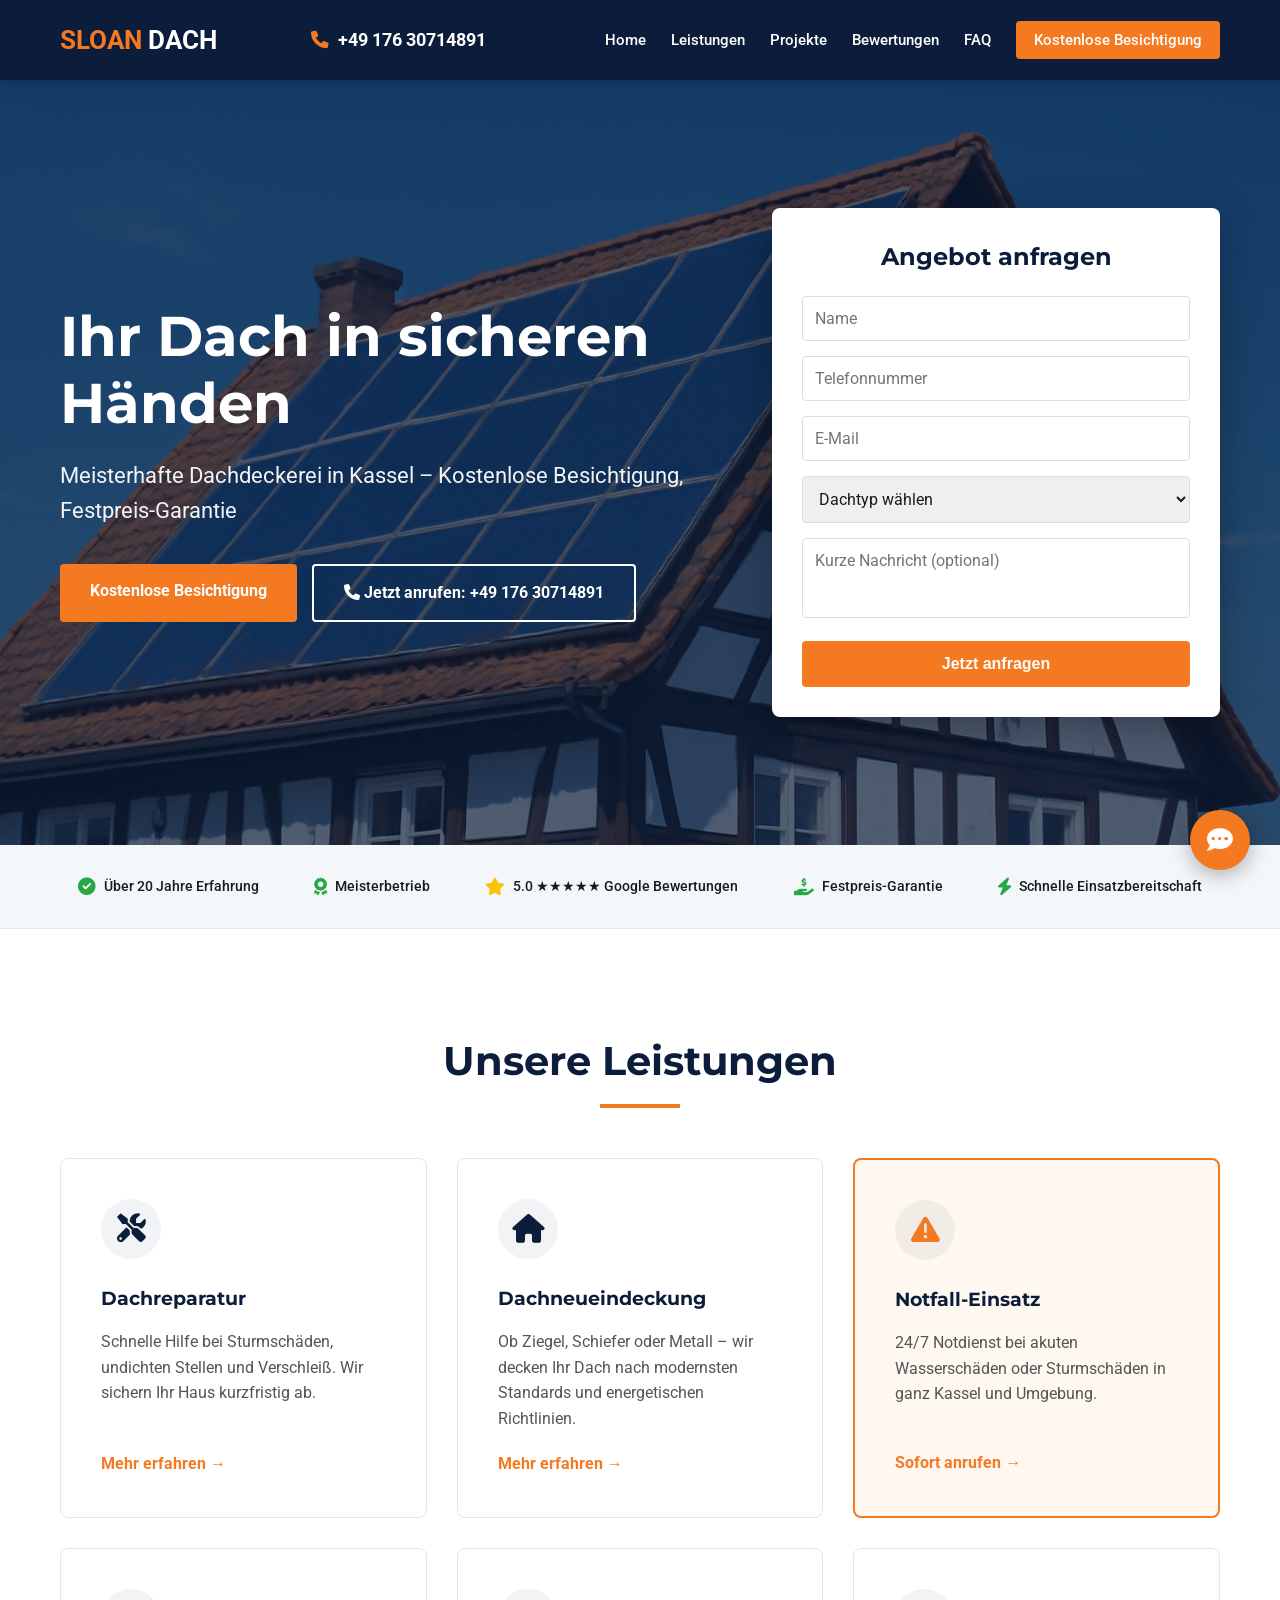
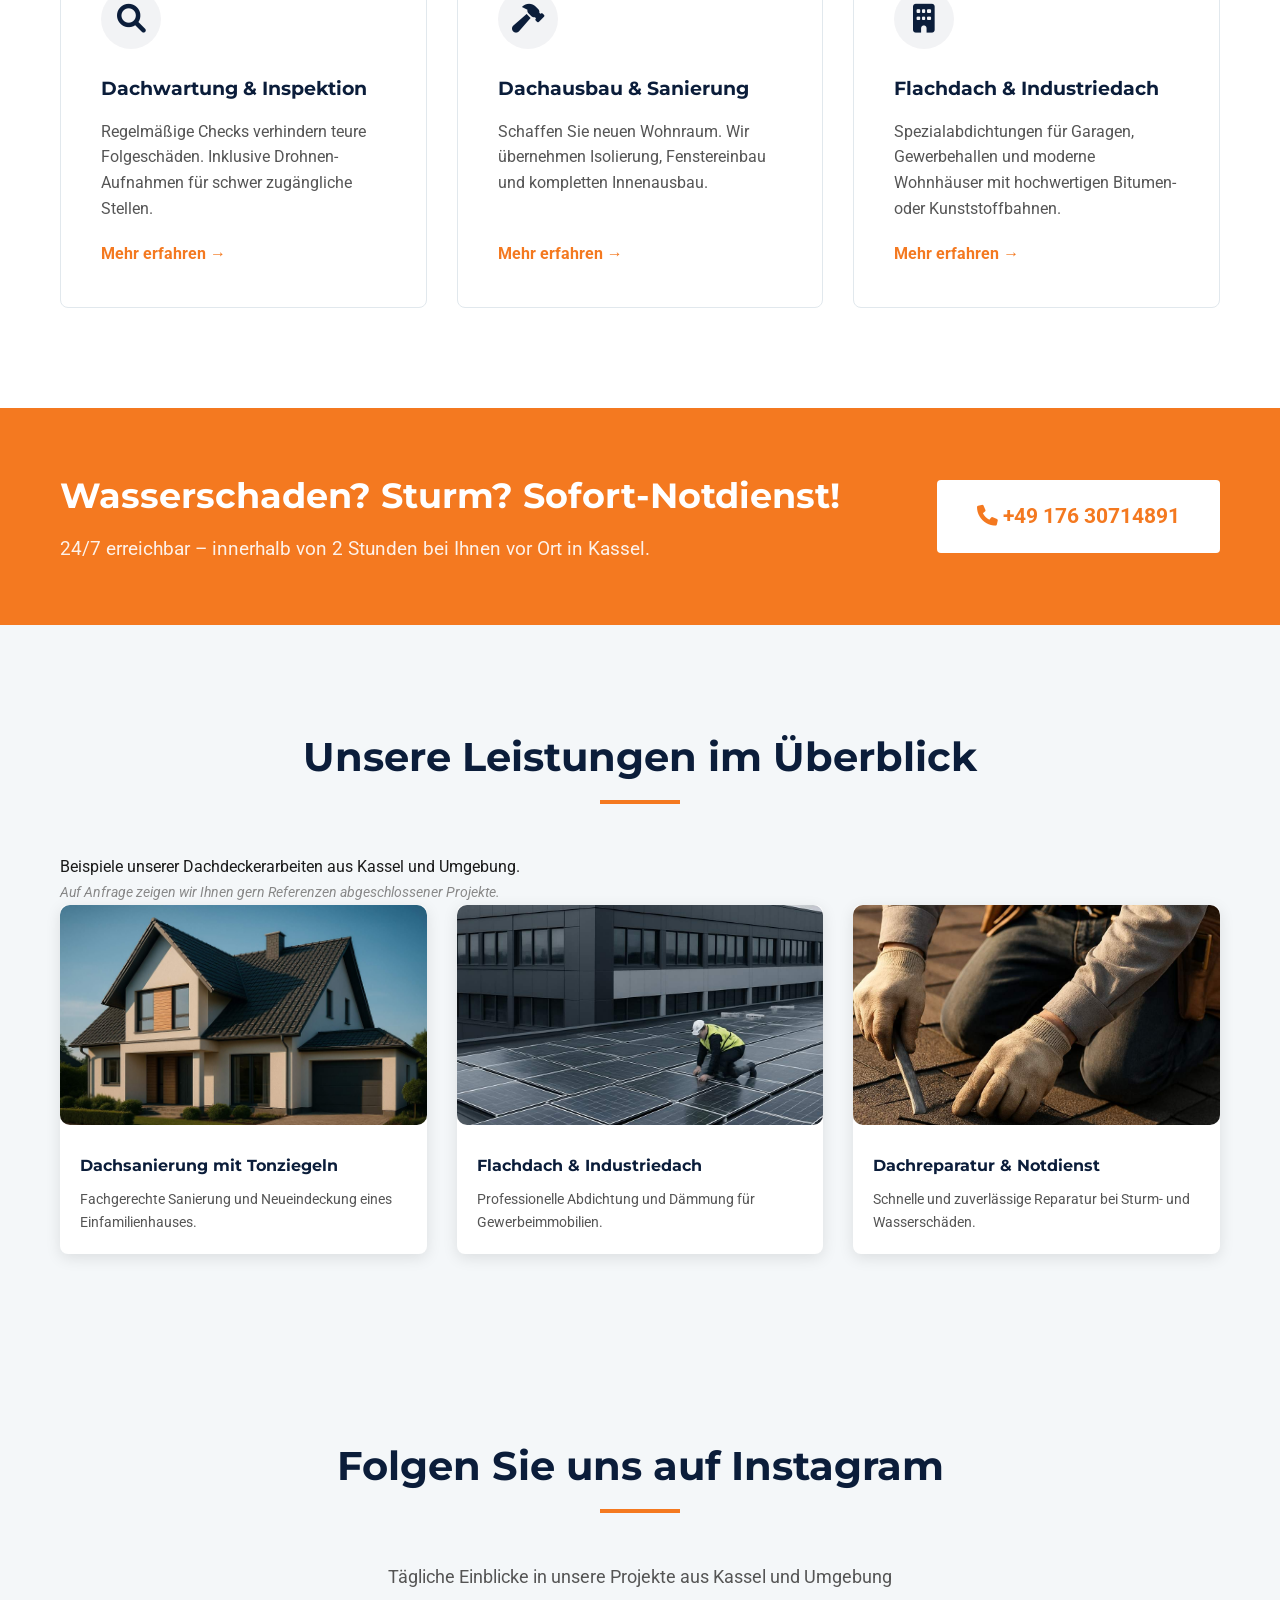
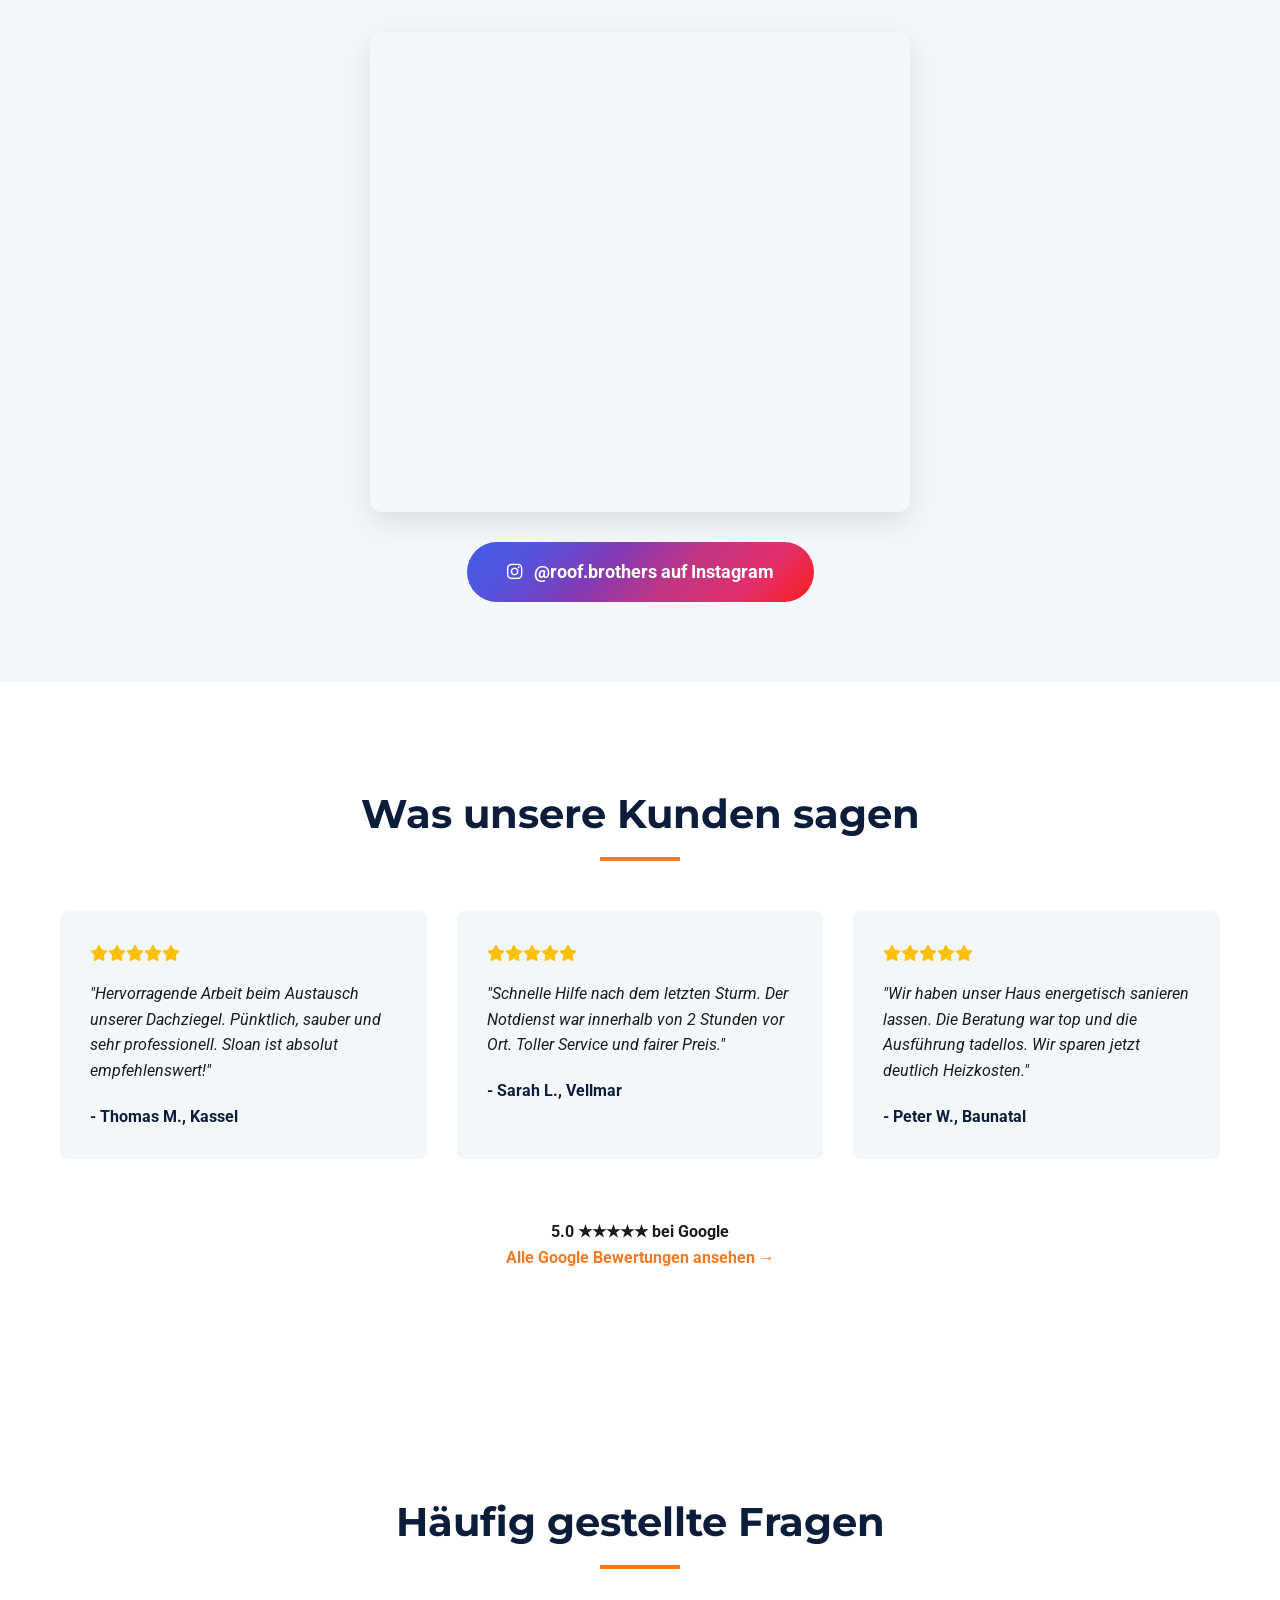
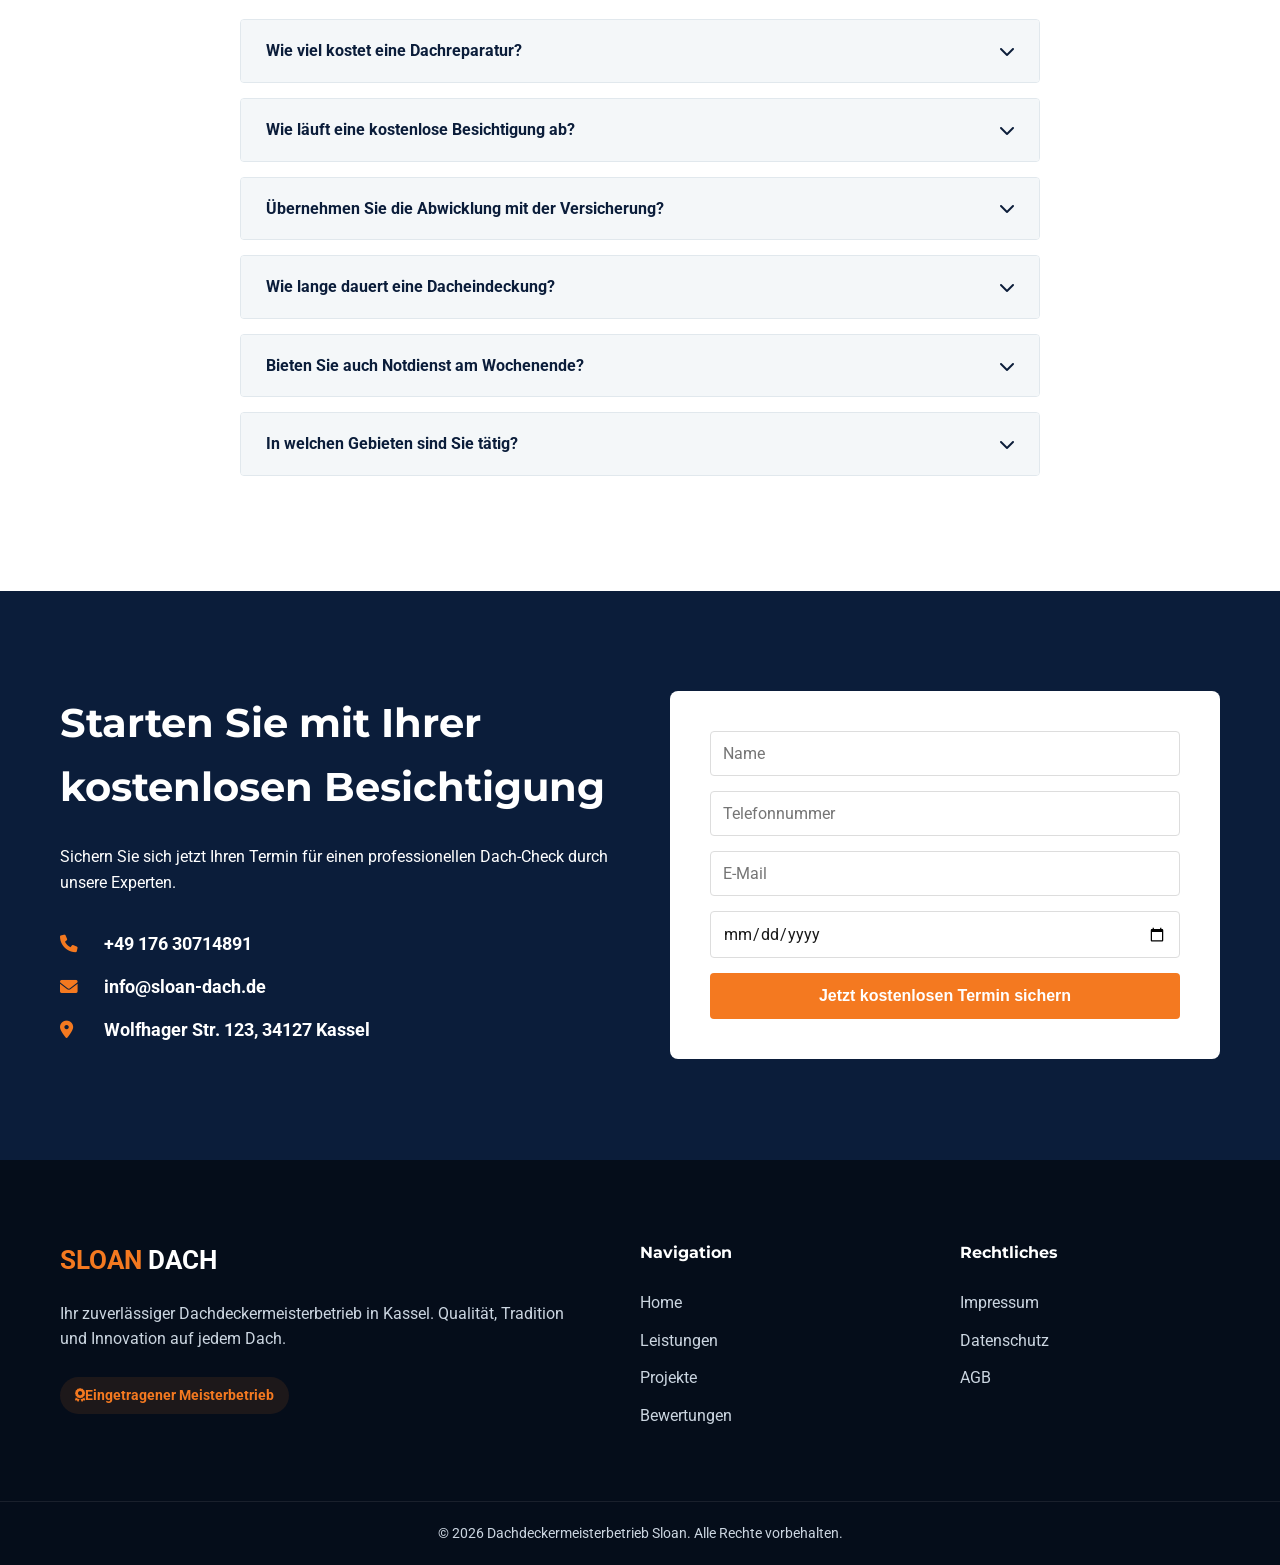
<file: index.html>
<!DOCTYPE html>
<html lang="de">
<head>
    <meta charset="UTF-8">
    <meta name="viewport" content="width=device-width, initial-scale=1.0">
    
    <!-- SEO Meta Tags -->
    <title>Dachdeckermeisterbetrieb Sloan | Kassel - Ihr Dach in sicheren Händen</title>
    <meta name="description" content="Dachdecker Kassel: Meisterbetrieb Sloan bietet Dachreparatur, Neueindeckung und Notdienst. Kostenlose Besichtigung und Festpreis-Garantie in Kassel und Umgebung.">
    <meta name="keywords" content="Dachdecker Kassel, Dachreparatur, Dachneueindeckung, Flachdach, Notfall Dachdecker, Dachwartung, Kassel, Baunatal, Vellmar">
    
    <!-- Open Graph Tags -->
    <meta property="og:title" content="Dachdeckermeisterbetrieb Sloan | Kassel">
    <meta property="og:description" content="Ihr zuverlässiger Dachdecker in Kassel. Kostenlose Besichtigung und 24/7 Notdienst.">
    <meta property="og:image" content="images/hero-solar.jpg">
    <meta property="og:url" content="http://localhost:3000">
    <meta property="og:type" content="website">

    <!-- Structured Data for Local Business -->
    <script type="application/ld+json">
    {
      "@context": "https://schema.org",
      "@type": "RoofingContractor",
      "name": "Dachdeckermeisterbetrieb Sloan",
      "image": "images/hero-solar.jpg",
      "address": {
        "@type": "PostalAddress",
        "streetAddress": "Wolfhager Str. 123",
        "addressLocality": "Kassel",
        "postalCode": "34127",
        "addressCountry": "DE"
      },
      "geo": {
        "@type": "GeoCoordinates",
        "latitude": 51.3127,
        "longitude": 9.4797
      },
      "url": "http://localhost:3000",
      "telephone": "+4917630714891",
      "openingHoursSpecification": [
        {
          "@type": "OpeningHoursSpecification",
          "dayOfWeek": ["Monday", "Tuesday", "Wednesday", "Thursday", "Friday"],
          "opens": "07:00",
          "closes": "18:00"
        }
      ],
      "aggregateRating": {
        "@type": "AggregateRating",
        "ratingValue": "5.0",
        "reviewCount": "48"
      }
    }
    </script>

    <link rel="stylesheet" href="styles.css">
    <link rel="stylesheet" href="https://cdnjs.cloudflare.com/ajax/libs/font-awesome/6.0.0/css/all.min.css">
    <link href="https://fonts.googleapis.com/css2?family=Montserrat:wght@400;700&family=Roboto:wght@300;400;500&display=swap" rel="stylesheet">
</head>
<body>
    <header class="sticky-nav">
        <nav class="container">
            <div class="logo">
                <span class="orange">SLOAN</span> <span class="white">DACH</span>
            </div>
            <div class="nav-contact-desktop">
                <a href="tel:+4917630714891" class="phone-link"><i class="fas fa-phone"></i> +49 176 30714891</a>
            </div>
            <ul class="nav-links">
                <li><a href="#home">Home</a></li>
                <li><a href="#services">Leistungen</a></li>
                <li><a href="#gallery">Projekte</a></li>
                <li><a href="#reviews">Bewertungen</a></li>
                <li><a href="#faq">FAQ</a></li>
                <li><a href="#contact" class="btn-nav">Kostenlose Besichtigung</a></li>
            </ul>
            <div class="menu-toggle" aria-label="Menü öffnen"><i class="fas fa-bars"></i></div>
        </nav>
    </header>

    <section id="home" class="hero" style="background-image: linear-gradient(rgba(11, 29, 58, 0.7), rgba(11, 29, 58, 0.7)), url('images/hero-solar.jpg');">
        <div class="container hero-layout">
            <div class="hero-content">
                <h1>Ihr Dach in sicheren Händen</h1>
                <p class="hero-sub">Meisterhafte Dachdeckerei in Kassel – Kostenlose Besichtigung, Festpreis-Garantie</p>
                <div class="hero-btns">
                    <a href="#contact" class="btn btn-orange">Kostenlose Besichtigung</a>
                    <a href="tel:+4917630714891" class="btn btn-outline"><i class="fas fa-phone"></i> Jetzt anrufen: +49 176 30714891</a>
                </div>
            </div>
            <div class="hero-form-container">
                <form class="quote-form" id="hero-form" action="https://formspree.io/f/xwvjgldp" method="POST">
                    <h3>Angebot anfragen</h3>
                    <input type="text" name="name" placeholder="Name" required>
                    <input type="tel" name="phone" placeholder="Telefonnummer" required>
                    <input type="email" name="email" placeholder="E-Mail" required>
                    <select name="roof-type" required>
                        <option value="" disabled selected>Dachtyp wählen</option>
                        <option value="steildach">Steildach</option>
                        <option value="flachdach">Flachdach</option>
                        <option value="reparatur">Reparatur / Notfall</option>
                        <option value="wartung">Wartung</option>
                    </select>
                    <textarea name="message" placeholder="Kurze Nachricht (optional)"></textarea>
                    <button type="submit" class="btn btn-orange full-width">Jetzt anfragen</button>
                </form>
            </div>
        </div>
    </section>

    <div class="trust-bar">
        <div class="container trust-items">
            <div class="trust-item"><i class="fas fa-check-circle"></i> Über 20 Jahre Erfahrung</div>
            <div class="trust-item"><i class="fas fa-award"></i> Meisterbetrieb</div>
            <div class="trust-item"><i class="fas fa-star"></i> 5.0 ★★★★★ Google Bewertungen</div>
            <div class="trust-item"><i class="fas fa-hand-holding-usd"></i> Festpreis-Garantie</div>
            <div class="trust-item"><i class="fas fa-bolt"></i> Schnelle Einsatzbereitschaft</div>
        </div>
    </div>

    <section id="services" class="services">
        <div class="container">
            <h2 class="section-title">Unsere Leistungen</h2>
            <div class="services-grid">
                <div class="service-card">
                    <div class="icon-box"><i class="fas fa-tools"></i></div>
                    <h3>Dachreparatur</h3>
                    <p>Schnelle Hilfe bei Sturmschäden, undichten Stellen und Verschleiß. Wir sichern Ihr Haus kurzfristig ab.</p>
                    <a href="#contact" class="more-link">Mehr erfahren →</a>
                </div>
                <div class="service-card">
                    <div class="icon-box"><i class="fas fa-home"></i></div>
                    <h3>Dachneueindeckung</h3>
                    <p>Ob Ziegel, Schiefer oder Metall – wir decken Ihr Dach nach modernsten Standards und energetischen Richtlinien.</p>
                    <a href="#contact" class="more-link">Mehr erfahren →</a>
                </div>
                <div class="service-card emergency-card">
                    <div class="icon-box"><i class="fas fa-exclamation-triangle"></i></div>
                    <h3>Notfall-Einsatz</h3>
                    <p>24/7 Notdienst bei akuten Wasserschäden oder Sturmschäden in ganz Kassel und Umgebung.</p>
                    <a href="tel:+4917630714891" class="more-link">Sofort anrufen →</a>
                </div>
                <div class="service-card">
                    <div class="icon-box"><i class="fas fa-search"></i></div>
                    <h3>Dachwartung & Inspektion</h3>
                    <p>Regelmäßige Checks verhindern teure Folgeschäden. Inklusive Drohnen-Aufnahmen für schwer zugängliche Stellen.</p>
                    <a href="#contact" class="more-link">Mehr erfahren →</a>
                </div>
                <div class="service-card">
                    <div class="icon-box"><i class="fas fa-hammer"></i></div>
                    <h3>Dachausbau & Sanierung</h3>
                    <p>Schaffen Sie neuen Wohnraum. Wir übernehmen Isolierung, Fenstereinbau und kompletten Innenausbau.</p>
                    <a href="#contact" class="more-link">Mehr erfahren →</a>
                </div>
                <div class="service-card">
                    <div class="icon-box"><i class="fas fa-building"></i></div>
                    <h3>Flachdach & Industriedach</h3>
                    <p>Spezialabdichtungen für Garagen, Gewerbehallen und moderne Wohnhäuser mit hochwertigen Bitumen- oder Kunststoffbahnen.</p>
                    <a href="#contact" class="more-link">Mehr erfahren →</a>
                </div>
            </div>
        </div>
    </section>

    <section class="emergency-banner">
        <div class="container banner-flex">
            <div class="banner-text">
                <h2>Wasserschaden? Sturm? Sofort-Notdienst!</h2>
                <p>24/7 erreichbar – innerhalb von 2 Stunden bei Ihnen vor Ort in Kassel.</p>
            </div>
            <a href="tel:+4917630714891" class="btn btn-white btn-emergency-call"><i class="fas fa-phone"></i> +49 176 30714891</a>
        </div>
    </section>

    <section id="gallery" class="gallery">
        <div class="container">
            <h2 class="section-title">Unsere Leistungen im Überblick</h2>
            <p class="section-subtitle">Beispiele unserer Dachdeckerarbeiten aus Kassel und Umgebung.<br><em style="color:#888;font-size:0.9rem;">Auf Anfrage zeigen wir Ihnen gern Referenzen abgeschlossener Projekte.</em></p>
            <div class="gallery-grid">
                <div class="gallery-card">
                    <img src="images/hero-roof.jpg" alt="Dachsanierung" loading="lazy" style="width:100%;height:220px;object-fit:cover;border-radius:10px;">
                    <div class="gallery-info">
                        <h4>Dachsanierung mit Tonziegeln</h4>
                        <p>Fachgerechte Sanierung und Neueindeckung eines Einfamilienhauses.</p>
                    </div>
                </div>
                <div class="gallery-card">
                    <img src="images/service-flat-roof.jpg" alt="Flachdachsanierung" loading="lazy" style="width:100%;height:220px;object-fit:cover;border-radius:10px;">
                    <div class="gallery-info">
                        <h4>Flachdach &amp; Industriedach</h4>
                        <p>Professionelle Abdichtung und Dämmung für Gewerbeimmobilien.</p>
                    </div>
                </div>
                <div class="gallery-card">
                    <img src="images/service-repair.jpg" alt="Dachreparatur" loading="lazy" style="width:100%;height:220px;object-fit:cover;border-radius:10px;">
                    <div class="gallery-info">
                        <h4>Dachreparatur &amp; Notdienst</h4>
                        <p>Schnelle und zuverlässige Reparatur bei Sturm- und Wasserschäden.</p>
                    </div>
                </div>
            </div>
        </div>
    </section>
        </div>

<!-- ===== INSTAGRAM ===== -->
<section class="instagram-section">
    <div class="container">
        <h2 class="section-title">Folgen Sie uns auf Instagram</h2>
        <p class="section-subtitle">Tägliche Einblicke in unsere Projekte aus Kassel und Umgebung</p>
        <div class="instagram-embed">
            <iframe src="https://www.instagram.com/roof.brothers/embed" width="100%" height="480" frameborder="0" scrolling="no" allowtransparency="true" style="border-radius:12px;max-width:540px;margin:0 auto;display:block;"></iframe>
        </div>
        <div class="instagram-cta">
            <a href="https://www.instagram.com/roof.brothers/" target="_blank" rel="noopener" class="btn btn-instagram"><i class="fab fa-instagram"></i> @roof.brothers auf Instagram</a>
        </div>
    </div>
</section>
    </section>

    <section id="reviews" class="reviews">
        <div class="container">
            <h2 class="section-title">Was unsere Kunden sagen</h2>
            <div class="reviews-grid">
                <div class="review-card">
                    <div class="stars"><i class="fas fa-star"></i><i class="fas fa-star"></i><i class="fas fa-star"></i><i class="fas fa-star"></i><i class="fas fa-star"></i></div>
                    <p>"Hervorragende Arbeit beim Austausch unserer Dachziegel. Pünktlich, sauber und sehr professionell. Sloan ist absolut empfehlenswert!"</p>
                    <span class="author">- Thomas M., Kassel</span>
                </div>
                <div class="review-card">
                    <div class="stars"><i class="fas fa-star"></i><i class="fas fa-star"></i><i class="fas fa-star"></i><i class="fas fa-star"></i><i class="fas fa-star"></i></div>
                    <p>"Schnelle Hilfe nach dem letzten Sturm. Der Notdienst war innerhalb von 2 Stunden vor Ort. Toller Service und fairer Preis."</p>
                    <span class="author">- Sarah L., Vellmar</span>
                </div>
                <div class="review-card">
                    <div class="stars"><i class="fas fa-star"></i><i class="fas fa-star"></i><i class="fas fa-star"></i><i class="fas fa-star"></i><i class="fas fa-star"></i></div>
                    <p>"Wir haben unser Haus energetisch sanieren lassen. Die Beratung war top und die Ausführung tadellos. Wir sparen jetzt deutlich Heizkosten."</p>
                    <span class="author">- Peter W., Baunatal</span>
                </div>
            </div>
            <div class="google-summary">
                <p><strong>5.0 ★★★★★ bei Google</strong></p>
                <a href="#" class="more-link">Alle Google Bewertungen ansehen →</a>
            </div>
        </div>
    </section>

    <section id="faq" class="faq">
        <div class="container">
            <h2 class="section-title">Häufig gestellte Fragen</h2>
            <div class="accordion">
                <div class="accordion-item">
                    <div class="accordion-header">Wie viel kostet eine Dachreparatur? <i class="fas fa-chevron-down"></i></div>
                    <div class="accordion-content"><p>Die Kosten hängen stark vom Schaden ab. Kleinere Reparaturen beginnen oft bei 250-500€. Wir bieten eine kostenlose Besichtigung an, um Ihnen einen exakten Festpreis zu nennen.</p></div>
                </div>
                <div class="accordion-item">
                    <div class="accordion-header">Wie läuft eine kostenlose Besichtigung ab? <i class="fas fa-chevron-down"></i></div>
                    <div class="accordion-content"><p>Ein Meister kommt zum vereinbarten Termin zu Ihnen, begutachtet den Zustand des Daches (ggf. mit Drohne) und bespricht notwendige Maßnahmen. Danach erhalten Sie ein unverbindliches Angebot.</p></div>
                </div>
                <div class="accordion-item">
                    <div class="accordion-header">Übernehmen Sie die Abwicklung mit der Versicherung? <i class="fas fa-chevron-down"></i></div>
                    <div class="accordion-content"><p>Ja, bei Sturmschäden erstellen wir die notwendige Dokumentation und Fotos für Ihre Versicherung und kommunizieren auf Wunsch direkt mit den Sachbearbeitern.</p></div>
                </div>
                <div class="accordion-item">
                    <div class="accordion-header">Wie lange dauert eine Dacheindeckung? <i class="fas fa-chevron-down"></i></div>
                    <div class="accordion-content"><p>Ein durchschnittliches Einfamilienhaus benötigt je nach Wetter und Komplexität ca. 1 bis 2 Wochen für eine komplette Neueindeckung inklusive Dämmung.</p></div>
                </div>
                <div class="accordion-item">
                    <div class="accordion-header">Bieten Sie auch Notdienst am Wochenende? <i class="fas fa-chevron-down"></i></div>
                    <div class="accordion-content"><p>Absolut. Unser Notfall-Team ist 365 Tage im Jahr, auch an Sonn- und Feiertagen, für akute Schäden in Kassel einsatzbereit.</p></div>
                </div>
                <div class="accordion-item">
                    <div class="accordion-header">In welchen Gebieten sind Sie tätig? <i class="fas fa-chevron-down"></i></div>
                    <div class="accordion-content"><p>Wir bedienen den gesamten Großraum Kassel, einschließlich Vellmar, Baunatal, Lohfelden, Kaufungen und Niestetal.</p></div>
                </div>
            </div>
        </div>
    </section>

    <section id="contact" class="final-cta">
        <div class="container cta-layout">
            <div class="cta-text">
                <h2>Starten Sie mit Ihrer kostenlosen Besichtigung</h2>
                <p>Sichern Sie sich jetzt Ihren Termin für einen professionellen Dach-Check durch unsere Experten.</p>
                <div class="contact-methods">
                    <p><i class="fas fa-phone orange"></i> <strong>+49 176 30714891</strong></p>
                    <p><i class="fas fa-envelope orange"></i> <strong>info@sloan-dach.de</strong></p>
                    <p><i class="fas fa-map-marker-alt orange"></i> <strong>Wolfhager Str. 123, 34127 Kassel</strong></p>
                </div>
            </div>
            <div class="cta-form-container">
                <form class="quote-form" id="final-form" action="https://formspree.io/f/xwvjgldp" method="POST">
                    <input type="text" name="name" placeholder="Name" required>
                    <input type="tel" name="phone" placeholder="Telefonnummer" required>
                    <input type="email" name="email" placeholder="E-Mail" required>
                    <input type="date" name="date" title="Bevorzugtes Datum">
                    <button type="submit" class="btn btn-orange full-width">Jetzt kostenlosen Termin sichern</button>
                </form>
            </div>
        </div>
    </section>

    <footer class="footer">
        <div class="container footer-grid">
            <div class="footer-brand">
                <div class="logo">
                    <span class="orange">SLOAN</span> <span class="white">DACH</span>
                </div>
                <p>Ihr zuverlässiger Dachdeckermeisterbetrieb in Kassel. Qualität, Tradition und Innovation auf jedem Dach.</p>
                <div class="badge-meister"><i class="fas fa-award"></i> Eingetragener Meisterbetrieb</div>
            </div>
            <div class="footer-links">
                <h4>Navigation</h4>
                <ul>
                    <li><a href="#home">Home</a></li>
                    <li><a href="#services">Leistungen</a></li>
                    <li><a href="#gallery">Projekte</a></li>
                    <li><a href="#reviews">Bewertungen</a></li>
                </ul>
            </div>
            <div class="footer-legal">
                <h4>Rechtliches</h4>
                <ul>
                    <li><a href="impressum.html">Impressum</a></li>
                    <li><a href="datenschutz.html">Datenschutz</a></li>
                    <li><a href="agb.html">AGB</a></li>
                </ul>
            </div>
        </div>
        <div class="footer-bottom">
            <p>&copy; 2026 Dachdeckermeisterbetrieb Sloan. Alle Rechte vorbehalten.</p>
        </div>
    </footer>

    <!-- Fixed Click-to-Call for Mobile -->
    <a href="tel:+4917630714891" class="fixed-call-btn" aria-label="Jetzt anrufen">
        <i class="fas fa-phone"></i>
    </a>

    <!-- AI Chatbot UI -->
    <div id="chat-widget" class="chat-widget">
        <div id="chat-header" class="chat-header">
            <div class="chat-title">
                <span class="bot-icon"><i class="fas fa-robot"></i></span>
                <div class="title-text">
                    <strong>Sloan Berater</strong>
                    <span class="status">Online</span>
                </div>
            </div>
            <div class="header-actions">
                <a href="tel:+4917630714891" class="btn-call-mini" title="Jetzt anrufen"><i class="fas fa-phone"></i></a>
                <button id="close-chat"><i class="fas fa-times"></i></button>
            </div>
        </div>
        <div id="chat-body" class="chat-body">
            <div class="message bot">
                Hallo! Ich bin der digitale Berater von Dachdeckermeisterbetrieb Sloan. Wie kann ich Ihnen helfen?
            </div>
            <div class="quick-replies" id="chat-replies">
                <button class="reply-btn" data-value="besichtigung">Kostenlose Besichtigung</button>
                <button class="reply-btn" data-value="notfall">Notfall melden</button>
                <button class="reply-btn" data-value="angebot">Angebot anfragen</button>
                <button class="reply-btn" data-value="reparatur">Fragen zur Reparatur</button>
            </div>
        </div>
        <div class="chat-input-area">
            <input type="text" id="chat-input" placeholder="Schreiben Sie eine Nachricht...">
            <button id="send-chat" aria-label="Senden"><i class="fas fa-paper-plane"></i></button>
        </div>
    </div>
    <button id="chat-trigger" class="chat-trigger" aria-label="Chat öffnen">
        <i class="fas fa-comment-dots"></i>
    </button>

    <script src="script.js"></script>
</body>
</html>
</file>
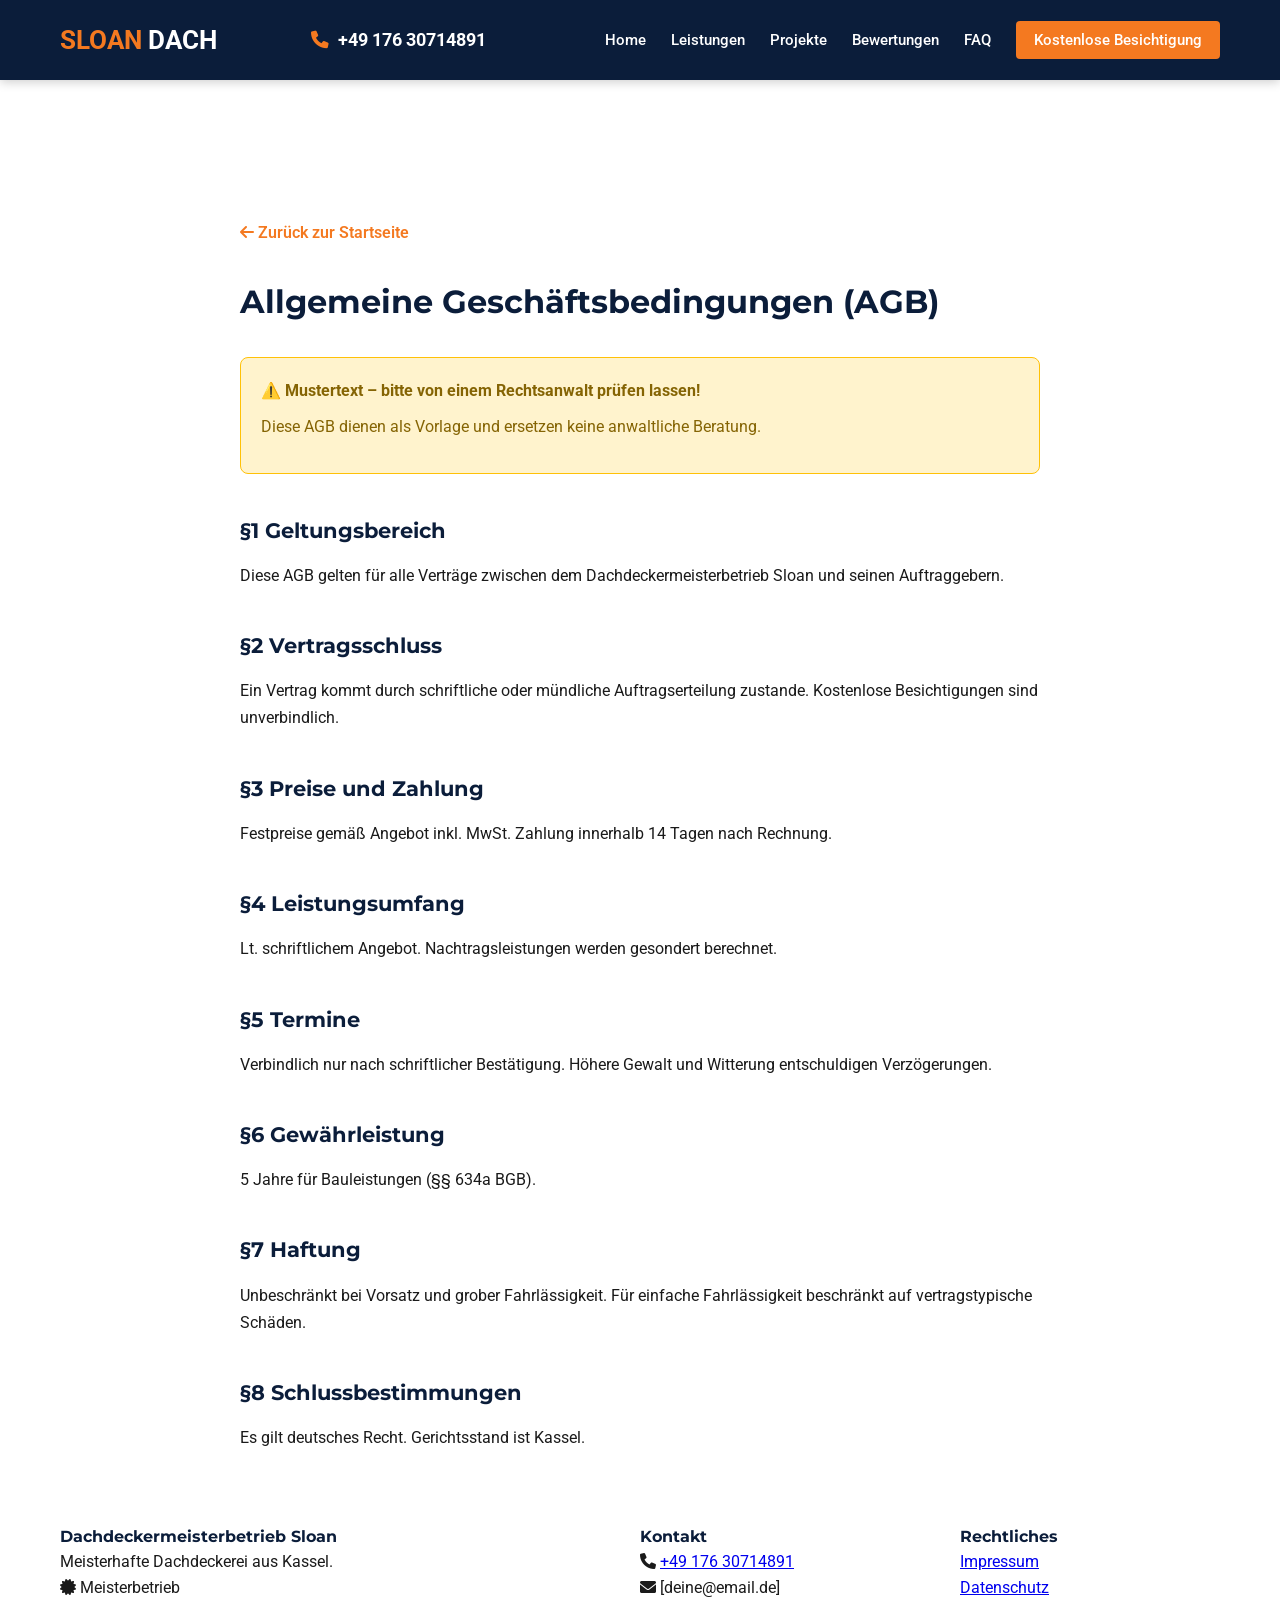
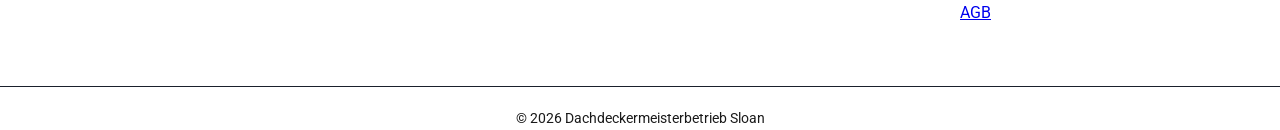
<file: agb.html>
<!DOCTYPE html>
<html lang="de">
<head>
    <meta charset="UTF-8">
    <meta name="viewport" content="width=device-width, initial-scale=1.0">
    <title>AGB – Dachdeckermeisterbetrieb Sloan | Kassel</title>
    <meta name="description" content="Allgemeine Geschäftsbedingungen des Dachdeckermeisterbetriebs Sloan.">
    <link rel="stylesheet" href="styles.css">
    <link rel="stylesheet" href="https://cdnjs.cloudflare.com/ajax/libs/font-awesome/6.0.0/css/all.min.css">
    <link href="https://fonts.googleapis.com/css2?family=Montserrat:wght@400;600;700;800&family=Roboto:wght@300;400;500;700&display=swap" rel="stylesheet">
    <style>
        .legal-page { padding: 140px 0 60px; max-width: 800px; margin: 0 auto; }
        .legal-page h1 { color: var(--blue); margin-bottom: 30px; font-size: 2rem; }
        .legal-page h2 { color: var(--blue); margin: 40px 0 15px; font-size: 1.3rem; }
        .legal-page p, .legal-page li { margin-bottom: 12px; line-height: 1.7; color: var(--text); }
        .legal-page ul { margin: 10px 0 20px 20px; }
        .legal-page .back-link { display: inline-block; margin-bottom: 30px; color: var(--orange); font-weight: 600; text-decoration: none; }
        .legal-warning { background: #fff3cd; border: 1px solid #ffc107; border-radius: 8px; padding: 20px; margin: 20px 0; color: #856404; }
    </style>
</head>
<body>
    <header class="sticky-nav">
        <nav class="container">
            <div class="logo">
                <span class="orange">SLOAN</span> <span class="white">DACH</span>
            </div>
            <div class="nav-contact-desktop">
                <a href="tel:+4917630714891" class="phone-link"><i class="fas fa-phone"></i> +49 176 30714891</a>
            </div>
            <ul class="nav-links">
                <li><a href="index.html">Home</a></li>
                <li><a href="index.html#services">Leistungen</a></li>
                <li><a href="index.html#gallery">Projekte</a></li>
                <li><a href="index.html#reviews">Bewertungen</a></li>
                <li><a href="index.html#faq">FAQ</a></li>
                <li><a href="index.html#contact" class="btn-nav">Kostenlose Besichtigung</a></li>
            </ul>
            <div class="menu-toggle" aria-label="Menü öffnen"><i class="fas fa-bars"></i></div>
        </nav>
    </header>

    <main class="container legal-page">
        <a href="index.html" class="back-link"><i class="fas fa-arrow-left"></i> Zurück zur Startseite</a>
        <h1>Allgemeine Geschäftsbedingungen (AGB)</h1>

        <div class="legal-warning">
            <strong>⚠️ Mustertext – bitte von einem Rechtsanwalt prüfen lassen!</strong>
            <p style="margin-top:10px;">Diese AGB dienen als Vorlage und ersetzen keine anwaltliche Beratung.</p>
        </div>

        <h2>§1 Geltungsbereich</h2>
        <p>Diese AGB gelten für alle Verträge zwischen dem Dachdeckermeisterbetrieb Sloan und seinen Auftraggebern.</p>
        <h2>§2 Vertragsschluss</h2>
        <p>Ein Vertrag kommt durch schriftliche oder mündliche Auftragserteilung zustande. Kostenlose Besichtigungen sind unverbindlich.</p>
        <h2>§3 Preise und Zahlung</h2>
        <p>Festpreise gemäß Angebot inkl. MwSt. Zahlung innerhalb 14 Tagen nach Rechnung.</p>
        <h2>§4 Leistungsumfang</h2>
        <p>Lt. schriftlichem Angebot. Nachtragsleistungen werden gesondert berechnet.</p>
        <h2>§5 Termine</h2>
        <p>Verbindlich nur nach schriftlicher Bestätigung. Höhere Gewalt und Witterung entschuldigen Verzögerungen.</p>
        <h2>§6 Gewährleistung</h2>
        <p>5 Jahre für Bauleistungen (§§ 634a BGB).</p>
        <h2>§7 Haftung</h2>
        <p>Unbeschränkt bei Vorsatz und grober Fahrlässigkeit. Für einfache Fahrlässigkeit beschränkt auf vertragstypische Schäden.</p>
        <h2>§8 Schlussbestimmungen</h2>
        <p>Es gilt deutsches Recht. Gerichtsstand ist Kassel.</p>
    </main>

    <footer>
        <div class="container footer-grid">
            <div class="footer-col">
                <h4>Dachdeckermeisterbetrieb Sloan</h4>
                <p>Meisterhafte Dachdeckerei aus Kassel.</p>
                <div class="footer-badge"><i class="fas fa-certificate"></i> Meisterbetrieb</div>
            </div>
            <div class="footer-col">
                <h4>Kontakt</h4>
                <p><i class="fas fa-phone"></i> <a href="tel:+4917630714891">+49 176 30714891</a></p>
                <p><i class="fas fa-envelope"></i> [deine@email.de]</p>
            </div>
            <div class="footer-col">
                <h4>Rechtliches</h4>
                <p><a href="impressum.html">Impressum</a></p>
                <p><a href="datenschutz.html">Datenschutz</a></p>
                <p><a href="agb.html">AGB</a></p>
            </div>
        </div>
        <div class="footer-bottom"><p>&copy; 2026 Dachdeckermeisterbetrieb Sloan</p></div>
    </footer>
</body>
</html>
</file>
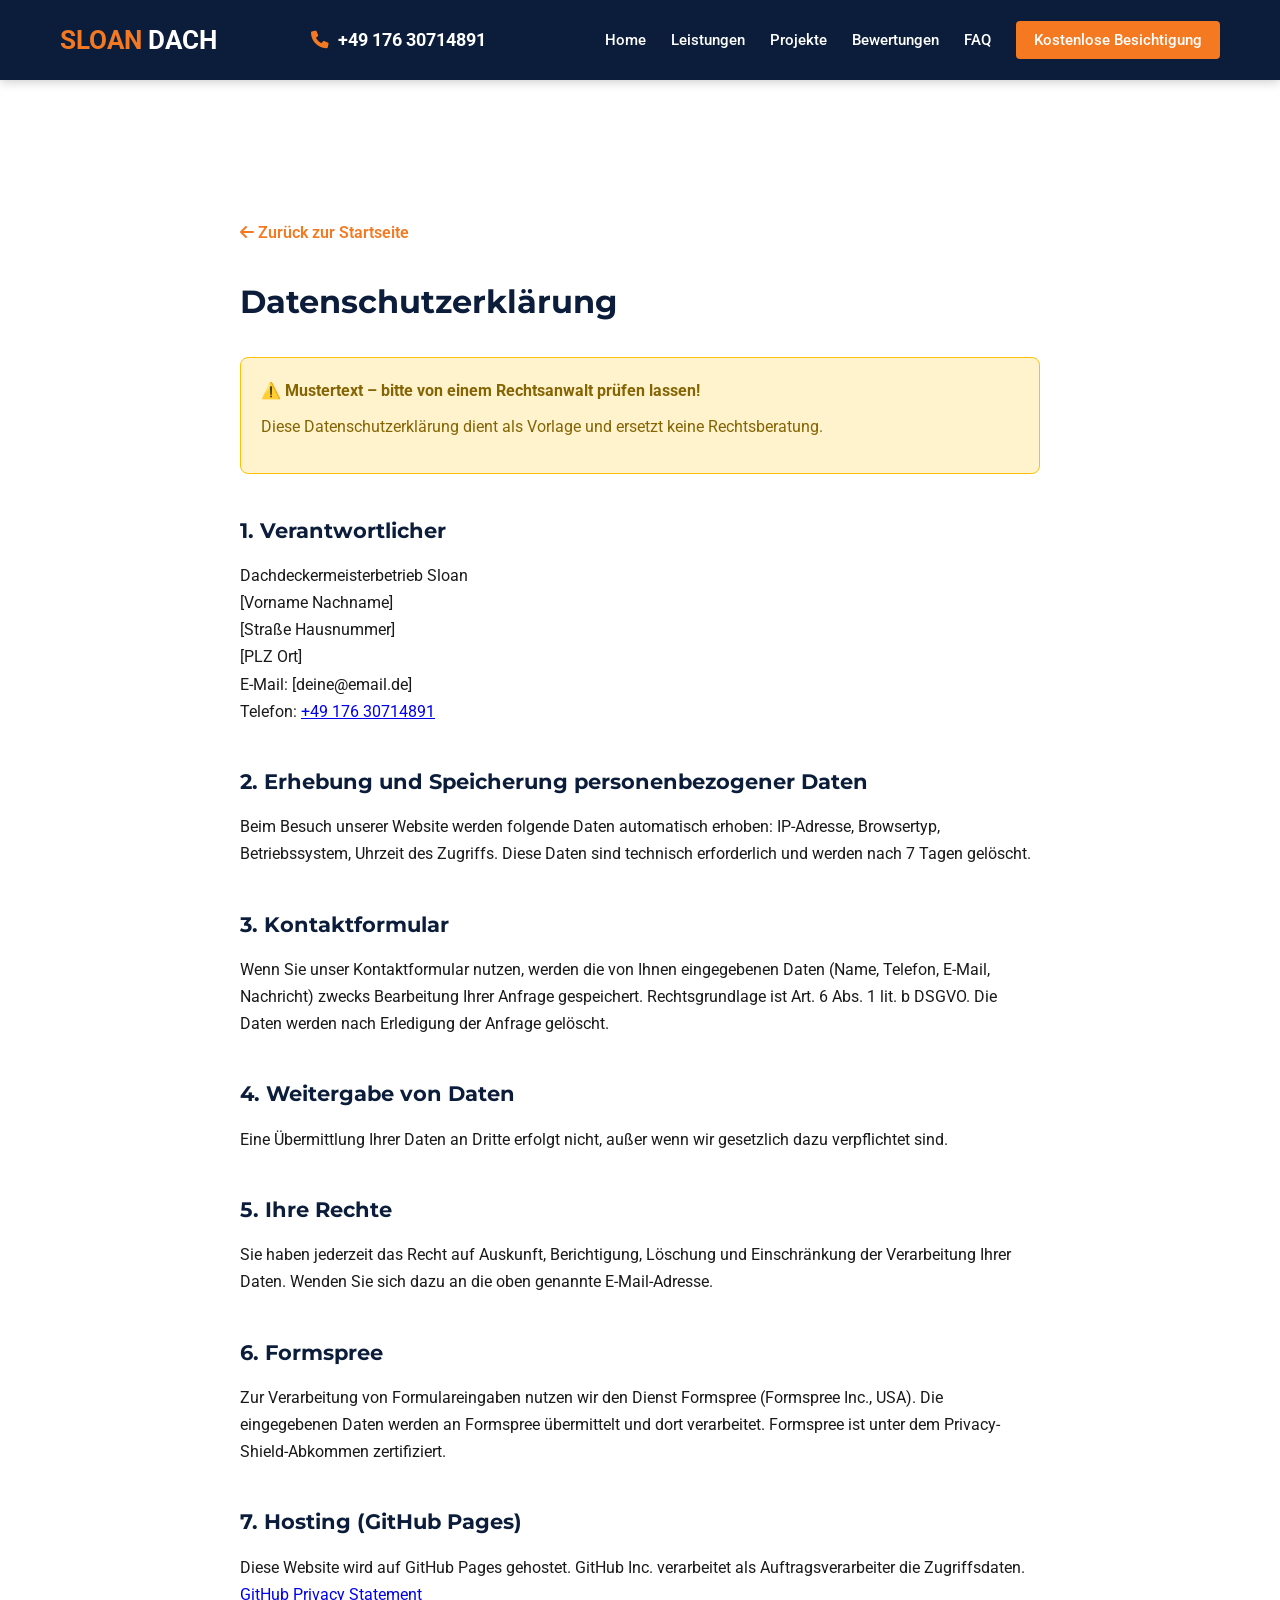
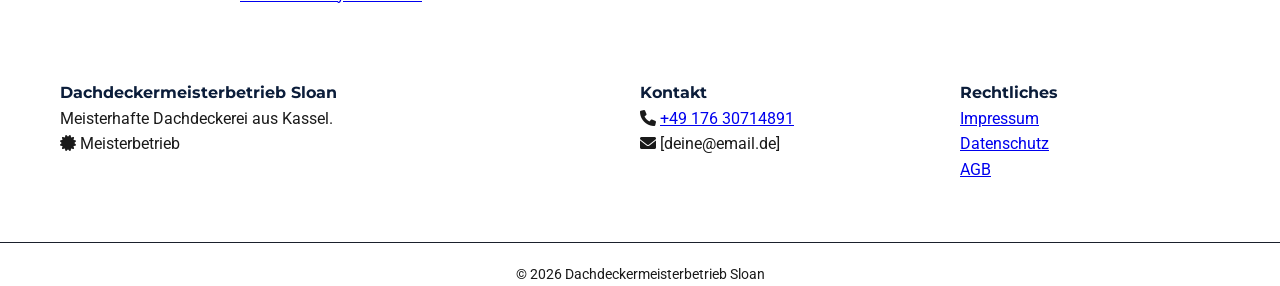
<file: datenschutz.html>
<!DOCTYPE html>
<html lang="de">
<head>
    <meta charset="UTF-8">
    <meta name="viewport" content="width=device-width, initial-scale=1.0">
    <title>Datenschutzerklärung – Dachdeckermeisterbetrieb Sloan</title>
    <meta name="description" content="Datenschutzerklärung des Dachdeckermeisterbetriebs Sloan aus Kassel.">
    <link rel="stylesheet" href="styles.css">
    <link rel="stylesheet" href="https://cdnjs.cloudflare.com/ajax/libs/font-awesome/6.0.0/css/all.min.css">
    <link href="https://fonts.googleapis.com/css2?family=Montserrat:wght@400;600;700;800&family=Roboto:wght@300;400;500;700&display=swap" rel="stylesheet">
    <style>
        .legal-page { padding: 140px 0 60px; max-width: 800px; margin: 0 auto; }
        .legal-page h1 { color: var(--blue); margin-bottom: 30px; font-size: 2rem; }
        .legal-page h2 { color: var(--blue); margin: 40px 0 15px; font-size: 1.3rem; }
        .legal-page p, .legal-page li { margin-bottom: 12px; line-height: 1.7; color: var(--text); }
        .legal-page ul { margin: 10px 0 20px 20px; }
        .legal-page .back-link { display: inline-block; margin-bottom: 30px; color: var(--orange); font-weight: 600; text-decoration: none; }
        .legal-warning { background: #fff3cd; border: 1px solid #ffc107; border-radius: 8px; padding: 20px; margin: 20px 0; color: #856404; }
    </style>
</head>
<body>
    <header class="sticky-nav">
        <nav class="container">
            <div class="logo">
                <span class="orange">SLOAN</span> <span class="white">DACH</span>
            </div>
            <div class="nav-contact-desktop">
                <a href="tel:+4917630714891" class="phone-link"><i class="fas fa-phone"></i> +49 176 30714891</a>
            </div>
            <ul class="nav-links">
                <li><a href="index.html">Home</a></li>
                <li><a href="index.html#services">Leistungen</a></li>
                <li><a href="index.html#gallery">Projekte</a></li>
                <li><a href="index.html#reviews">Bewertungen</a></li>
                <li><a href="index.html#faq">FAQ</a></li>
                <li><a href="index.html#contact" class="btn-nav">Kostenlose Besichtigung</a></li>
            </ul>
            <div class="menu-toggle" aria-label="Menü öffnen"><i class="fas fa-bars"></i></div>
        </nav>
    </header>

    <main class="container legal-page">
        <a href="index.html" class="back-link"><i class="fas fa-arrow-left"></i> Zurück zur Startseite</a>
        <h1>Datenschutzerklärung</h1>

        <div class="legal-warning">
            <strong>⚠️ Mustertext – bitte von einem Rechtsanwalt prüfen lassen!</strong>
            <p style="margin-top:10px;">Diese Datenschutzerklärung dient als Vorlage und ersetzt keine Rechtsberatung.</p>
        </div>

        <h2>1. Verantwortlicher</h2>
        <p>Dachdeckermeisterbetrieb Sloan<br>
        [Vorname Nachname]<br>
        [Straße Hausnummer]<br>
        [PLZ Ort]<br>
        E-Mail: [deine@email.de]<br>
        Telefon: <a href="tel:+4917630714891">+49 176 30714891</a></p>

        <h2>2. Erhebung und Speicherung personenbezogener Daten</h2>
        <p>Beim Besuch unserer Website werden folgende Daten automatisch erhoben: IP-Adresse, Browsertyp, Betriebssystem, Uhrzeit des Zugriffs. Diese Daten sind technisch erforderlich und werden nach 7 Tagen gelöscht.</p>

        <h2>3. Kontaktformular</h2>
        <p>Wenn Sie unser Kontaktformular nutzen, werden die von Ihnen eingegebenen Daten (Name, Telefon, E-Mail, Nachricht) zwecks Bearbeitung Ihrer Anfrage gespeichert. Rechtsgrundlage ist Art. 6 Abs. 1 lit. b DSGVO. Die Daten werden nach Erledigung der Anfrage gelöscht.</p>

        <h2>4. Weitergabe von Daten</h2>
        <p>Eine Übermittlung Ihrer Daten an Dritte erfolgt nicht, außer wenn wir gesetzlich dazu verpflichtet sind.</p>

        <h2>5. Ihre Rechte</h2>
        <p>Sie haben jederzeit das Recht auf Auskunft, Berichtigung, Löschung und Einschränkung der Verarbeitung Ihrer Daten. Wenden Sie sich dazu an die oben genannte E-Mail-Adresse.</p>

        <h2>6. Formspree</h2>
        <p>Zur Verarbeitung von Formulareingaben nutzen wir den Dienst Formspree (Formspree Inc., USA). Die eingegebenen Daten werden an Formspree übermittelt und dort verarbeitet. Formspree ist unter dem Privacy-Shield-Abkommen zertifiziert.</p>

        <h2>7. Hosting (GitHub Pages)</h2>
        <p>Diese Website wird auf GitHub Pages gehostet. GitHub Inc. verarbeitet als Auftragsverarbeiter die Zugriffsdaten. <a href="https://docs.github.com/de/site-policy/privacy-policies/github-privacy-statement" target="_blank">GitHub Privacy Statement</a></p>
    </main>

    <footer>
        <div class="container footer-grid">
            <div class="footer-col">
                <h4>Dachdeckermeisterbetrieb Sloan</h4>
                <p>Meisterhafte Dachdeckerei aus Kassel.</p>
                <div class="footer-badge"><i class="fas fa-certificate"></i> Meisterbetrieb</div>
            </div>
            <div class="footer-col">
                <h4>Kontakt</h4>
                <p><i class="fas fa-phone"></i> <a href="tel:+4917630714891">+49 176 30714891</a></p>
                <p><i class="fas fa-envelope"></i> [deine@email.de]</p>
            </div>
            <div class="footer-col">
                <h4>Rechtliches</h4>
                <p><a href="impressum.html">Impressum</a></p>
                <p><a href="datenschutz.html">Datenschutz</a></p>
                <p><a href="agb.html">AGB</a></p>
            </div>
        </div>
        <div class="footer-bottom"><p>&copy; 2026 Dachdeckermeisterbetrieb Sloan</p></div>
    </footer>
</body>
</html>
</file>
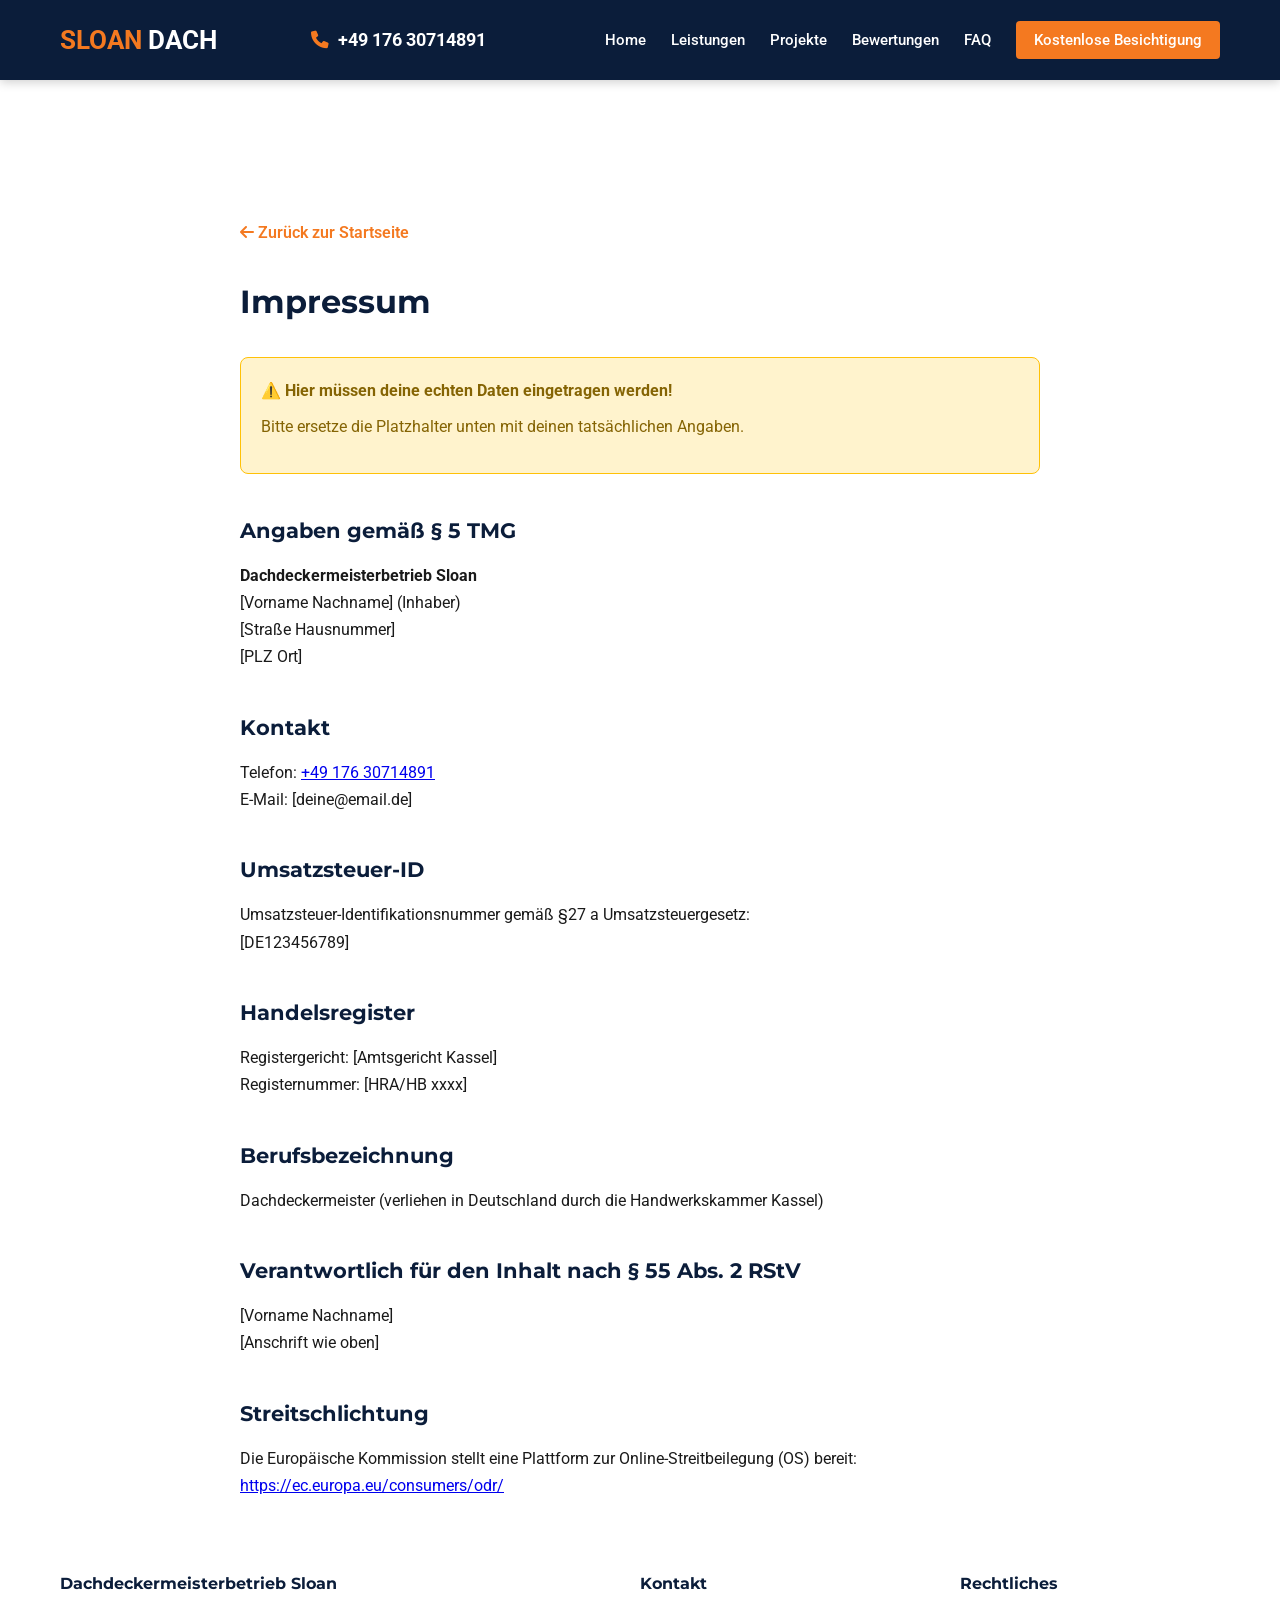
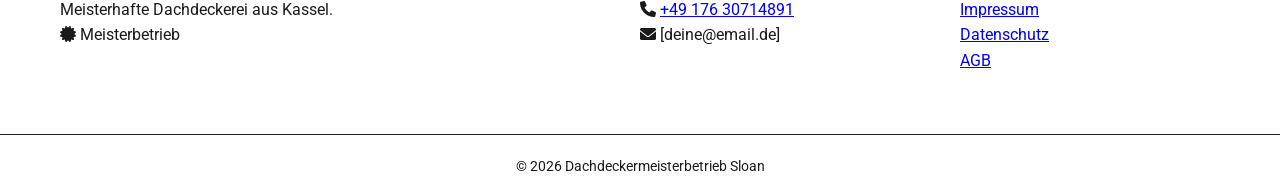
<file: impressum.html>
<!DOCTYPE html>
<html lang="de">
<head>
    <meta charset="UTF-8">
    <meta name="viewport" content="width=device-width, initial-scale=1.0">
    <title>Impressum – Dachdeckermeisterbetrieb Sloan | Kassel</title>
    <meta name="description" content="Impressum des Dachdeckermeisterbetriebs Sloan aus Kassel.">
    <link rel="stylesheet" href="styles.css">
    <link rel="stylesheet" href="https://cdnjs.cloudflare.com/ajax/libs/font-awesome/6.0.0/css/all.min.css">
    <link href="https://fonts.googleapis.com/css2?family=Montserrat:wght@400;600;700;800&family=Roboto:wght@300;400;500;700&display=swap" rel="stylesheet">
    <style>
        .legal-page { padding: 140px 0 60px; max-width: 800px; margin: 0 auto; }
        .legal-page h1 { color: var(--blue); margin-bottom: 30px; font-size: 2rem; }
        .legal-page h2 { color: var(--blue); margin: 40px 0 15px; font-size: 1.3rem; }
        .legal-page p { margin-bottom: 12px; line-height: 1.7; color: var(--text); }
        .legal-page .back-link { display: inline-block; margin-bottom: 30px; color: var(--orange); font-weight: 600; text-decoration: none; }
        .legal-page .back-link:hover { text-decoration: underline; }
        .legal-placeholder { background: #fff3cd; border: 1px solid #ffc107; border-radius: 8px; padding: 20px; margin: 20px 0; color: #856404; }
    </style>
</head>
<body>
    <header class="sticky-nav">
        <nav class="container">
            <div class="logo">
                <span class="orange">SLOAN</span> <span class="white">DACH</span>
            </div>
            <div class="nav-contact-desktop">
                <a href="tel:+4917630714891" class="phone-link"><i class="fas fa-phone"></i> +49 176 30714891</a>
            </div>
            <ul class="nav-links">
                <li><a href="index.html">Home</a></li>
                <li><a href="index.html#services">Leistungen</a></li>
                <li><a href="index.html#gallery">Projekte</a></li>
                <li><a href="index.html#reviews">Bewertungen</a></li>
                <li><a href="index.html#faq">FAQ</a></li>
                <li><a href="index.html#contact" class="btn-nav">Kostenlose Besichtigung</a></li>
            </ul>
            <div class="menu-toggle" aria-label="Menü öffnen"><i class="fas fa-bars"></i></div>
        </nav>
    </header>

    <main class="container legal-page">
        <a href="index.html" class="back-link"><i class="fas fa-arrow-left"></i> Zurück zur Startseite</a>
        <h1>Impressum</h1>

        <div class="legal-placeholder">
            <strong>⚠️ Hier müssen deine echten Daten eingetragen werden!</strong>
            <p style="margin-top:10px;">Bitte ersetze die Platzhalter unten mit deinen tatsächlichen Angaben.</p>
        </div>

        <h2>Angaben gemäß § 5 TMG</h2>
        <p><strong>Dachdeckermeisterbetrieb Sloan</strong><br>
        [Vorname Nachname] (Inhaber)<br>
        [Straße Hausnummer]<br>
        [PLZ Ort]</p>

        <h2>Kontakt</h2>
        <p>Telefon: <a href="tel:+4917630714891">+49 176 30714891</a><br>
        E-Mail: [deine@email.de]</p>

        <h2>Umsatzsteuer-ID</h2>
        <p>Umsatzsteuer-Identifikationsnummer gemäß §27 a Umsatzsteuergesetz:<br>
        [DE123456789]</p>

        <h2>Handelsregister</h2>
        <p>Registergericht: [Amtsgericht Kassel]<br>
        Registernummer: [HRA/HB xxxx]</p>

        <h2>Berufsbezeichnung</h2>
        <p>Dachdeckermeister (verliehen in Deutschland durch die Handwerkskammer Kassel)</p>

        <h2>Verantwortlich für den Inhalt nach § 55 Abs. 2 RStV</h2>
        <p>[Vorname Nachname]<br>
        [Anschrift wie oben]</p>

        <h2>Streitschlichtung</h2>
        <p>Die Europäische Kommission stellt eine Plattform zur Online-Streitbeilegung (OS) bereit: <a href="https://ec.europa.eu/consumers/odr/" target="_blank">https://ec.europa.eu/consumers/odr/</a></p>
    </main>

    <footer>
        <div class="container footer-grid">
            <div class="footer-col">
                <h4>Dachdeckermeisterbetrieb Sloan</h4>
                <p>Meisterhafte Dachdeckerei aus Kassel.</p>
                <div class="footer-badge"><i class="fas fa-certificate"></i> Meisterbetrieb</div>
            </div>
            <div class="footer-col">
                <h4>Kontakt</h4>
                <p><i class="fas fa-phone"></i> <a href="tel:+4917630714891">+49 176 30714891</a></p>
                <p><i class="fas fa-envelope"></i> [deine@email.de]</p>
            </div>
            <div class="footer-col">
                <h4>Rechtliches</h4>
                <p><a href="impressum.html">Impressum</a></p>
                <p><a href="datenschutz.html">Datenschutz</a></p>
                <p><a href="agb.html">AGB</a></p>
            </div>
        </div>
        <div class="footer-bottom"><p>&copy; 2026 Dachdeckermeisterbetrieb Sloan</p></div>
    </footer>
</body>
</html>
</file>
<file: styles.css>
:root {
    --blue: #0B1D3A;
    --orange: #F47920;
    --white: #FFFFFF;
    --light-grey: #F4F7F9;
    --grey: #e1e8ed;
    --text-dark: #1a1a1a;
    --text-light: #555555;
    --transition: all 0.3s ease;
    --shadow: 0 4px 15px rgba(0,0,0,0.1);
}

* {
    margin: 0;
    padding: 0;
    box-sizing: border-box;
}

html {
    scroll-behavior: smooth;
}

body {
    font-family: 'Roboto', sans-serif;
    color: var(--text-dark);
    line-height: 1.6;
    overflow-x: hidden;
}

h1, h2, h3, h4 {
    font-family: 'Montserrat', sans-serif;
    font-weight: 700;
    color: var(--blue);
}

.container {
    max-width: 1200px;
    margin: 0 auto;
    padding: 0 20px;
}

.section-title {
    text-align: center;
    font-size: 2.5rem;
    margin-bottom: 50px;
    position: relative;
    padding-bottom: 15px;
}

.section-title::after {
    content: '';
    position: absolute;
    bottom: 0;
    left: 50%;
    transform: translateX(-50%);
    width: 80px;
    height: 4px;
    background: var(--orange);
}

.orange { color: var(--orange); }
.white { color: var(--white); }

/* Buttons */
.btn {
    display: inline-block;
    padding: 14px 30px;
    border-radius: 4px;
    text-decoration: none;
    font-weight: 700;
    font-size: 1rem;
    transition: var(--transition);
    cursor: pointer;
    border: none;
    text-align: center;
}

.btn-orange {
    background: var(--orange);
    color: var(--white);
}

.btn-orange:hover {
    background: #e0681a;
    transform: translateY(-2px);
    box-shadow: 0 4px 10px rgba(244, 121, 32, 0.3);
}

.btn-outline {
    background: transparent;
    border: 2px solid var(--white);
    color: var(--white);
}

.btn-outline:hover {
    background: var(--white);
    color: var(--blue);
}

.btn-white {
    background: var(--white);
    color: var(--orange);
}

.btn-white:hover {
    background: var(--light-grey);
}

.full-width {
    width: 100%;
}

/* Header */
.sticky-nav {
    position: sticky;
    top: 0;
    background: var(--blue);
    height: 80px;
    display: flex;
    align-items: center;
    z-index: 1000;
    box-shadow: 0 2px 10px rgba(0,0,0,0.2);
}

nav {
    display: flex;
    justify-content: space-between;
    align-items: center;
    width: 100%;
}

.logo {
    font-size: 1.6rem;
    font-weight: 700;
}

.nav-links {
    display: flex;
    list-style: none;
    align-items: center;
}

.nav-links li {
    margin-left: 25px;
}

.nav-links a {
    color: var(--white);
    text-decoration: none;
    font-weight: 500;
    font-size: 0.95rem;
    transition: var(--transition);
}

.nav-links a:hover {
    color: var(--orange);
}

.nav-contact-desktop .phone-link {
    color: var(--white);
    text-decoration: none;
    font-weight: 700;
    font-size: 1.1rem;
}

.nav-contact-desktop .phone-link i {
    color: var(--orange);
    margin-right: 5px;
}

.btn-nav {
    background: var(--orange);
    padding: 10px 18px !important;
    border-radius: 4px;
}

.menu-toggle {
    display: none;
    color: var(--white);
    font-size: 1.5rem;
    cursor: pointer;
}

/* Hero Section */
.hero {
    min-height: 85vh;
    background-size: cover;
    background-position: center;
    display: flex;
    align-items: center;
    padding: 60px 0;
    color: var(--white);
}

.hero-layout {
    display: grid;
    grid-template-columns: 1.2fr 0.8fr;
    gap: 40px;
    align-items: center;
}

.hero-content h1 {
    font-size: 3.5rem;
    line-height: 1.2;
    margin-bottom: 20px;
    color: var(--white);
}

.hero-sub {
    font-size: 1.4rem;
    margin-bottom: 35px;
    opacity: 0.95;
}

.hero-btns {
    display: flex;
    gap: 15px;
}

.hero-form-container {
    background: var(--white);
    padding: 30px;
    border-radius: 8px;
    box-shadow: 0 10px 40px rgba(0,0,0,0.3);
}

.quote-form h3 {
    margin-bottom: 20px;
    font-size: 1.5rem;
    text-align: center;
    color: var(--blue);
}

.quote-form input, 
.quote-form select, 
.quote-form textarea {
    width: 100%;
    padding: 12px;
    margin-bottom: 15px;
    border: 1px solid #ddd;
    border-radius: 4px;
    font-family: inherit;
    font-size: 1rem;
    color: var(--text-dark);
}

.quote-form textarea {
    height: 80px;
    resize: none;
}

/* Trust Bar */
.trust-bar {
    background: var(--light-grey);
    padding: 30px 0;
    border-bottom: 1px solid var(--grey);
}

.trust-items {
    display: flex;
    justify-content: space-around;
    flex-wrap: wrap;
    gap: 20px;
}

.trust-item {
    font-weight: 500;
    display: flex;
    align-items: center;
    font-size: 0.9rem;
}

.trust-item i {
    color: #28a745;
    margin-right: 8px;
    font-size: 1.1rem;
}

.trust-item i.fa-star {
    color: #ffc107;
}

/* Services */
.services {
    padding: 100px 0;
}

.services-grid {
    display: grid;
    grid-template-columns: repeat(auto-fit, minmax(350px, 1fr));
    gap: 30px;
}

.service-card {
    padding: 40px;
    background: var(--white);
    border-radius: 8px;
    border: 1px solid var(--grey);
    transition: var(--transition);
    display: flex;
    flex-direction: column;
}

.service-card:hover {
    box-shadow: var(--shadow);
    transform: translateY(-5px);
    border-color: var(--orange);
}

.icon-box {
    width: 60px;
    height: 60px;
    background: rgba(11, 29, 58, 0.05);
    border-radius: 50%;
    display: flex;
    align-items: center;
    justify-content: center;
    margin-bottom: 25px;
}

.icon-box i {
    font-size: 1.8rem;
    color: var(--blue);
}

.service-card h3 {
    margin-bottom: 15px;
}

.service-card p {
    color: var(--text-light);
    margin-bottom: 20px;
    flex-grow: 1;
}

.more-link {
    color: var(--orange);
    text-decoration: none;
    font-weight: 700;
}

.emergency-card {
    background: #fff8f0;
    border: 2px solid var(--orange);
}

.emergency-card .icon-box i {
    color: var(--orange);
}

/* Emergency Banner */
.emergency-banner {
    background: var(--orange);
    padding: 60px 0;
    color: var(--white);
}

.banner-flex {
    display: flex;
    justify-content: space-between;
    align-items: center;
    gap: 30px;
}

.banner-text h2 {
    color: var(--white);
    font-size: 2.2rem;
    margin-bottom: 10px;
}

.banner-text p {
    font-size: 1.2rem;
    opacity: 0.9;
}

.btn-emergency-call {
    font-size: 1.3rem;
    padding: 20px 40px;
}

/* Gallery */
.gallery {
    padding: 100px 0;
    background: var(--light-grey);
}

.gallery-grid {
    display: grid;
    grid-template-columns: repeat(auto-fit, minmax(350px, 1fr));
    gap: 30px;
}

.gallery-card {
    background: var(--white);
    border-radius: 8px;
    overflow: hidden;
    box-shadow: var(--shadow);
}

.image-comparison {
    position: relative;
    height: 250px;
    display: flex;
}

.image-comparison img {
    width: 50%;
    height: 100%;
    object-fit: cover;
}

.img-before { border-right: 2px solid var(--white); }

.image-comparison::before {
    content: 'VORHER';
    position: absolute;
    top: 10px;
    left: 10px;
    background: rgba(0,0,0,0.6);
    color: white;
    padding: 2px 8px;
    font-size: 0.7rem;
    border-radius: 3px;
    z-index: 2;
}

.image-comparison::after {
    content: 'NACHHER';
    position: absolute;
    top: 10px;
    right: 10px;
    background: var(--orange);
    color: white;
    padding: 2px 8px;
    font-size: 0.7rem;
    border-radius: 3px;
    z-index: 2;
}

.gallery-info {
    padding: 20px;
}

.gallery-info h4 { margin-bottom: 10px; }
.gallery-info p { font-size: 0.9rem; color: var(--text-light); }

/* Reviews */
.reviews {
    padding: 100px 0;
}

.reviews-grid {
    display: grid;
    grid-template-columns: repeat(auto-fit, minmax(300px, 1fr));
    gap: 30px;
    margin-bottom: 40px;
}

.review-card {
    background: var(--light-grey);
    padding: 30px;
    border-radius: 8px;
    position: relative;
}

.stars {
    color: #ffc107;
    margin-bottom: 15px;
}

.review-card p {
    font-style: italic;
    margin-bottom: 20px;
}

.author {
    font-weight: 700;
    color: var(--blue);
}

.google-summary {
    text-align: center;
    padding: 20px;
    background: #fff;
    border-radius: 8px;
}

/* FAQ Accordion */
.faq {
    padding: 100px 0;
    background: var(--white);
}

.accordion {
    max-width: 800px;
    margin: 0 auto;
}

.accordion-item {
    border: 1px solid var(--grey);
    margin-bottom: 15px;
    border-radius: 4px;
    overflow: hidden;
}

.accordion-header {
    background: var(--light-grey);
    padding: 18px 25px;
    font-weight: 700;
    cursor: pointer;
    display: flex;
    justify-content: space-between;
    align-items: center;
    color: var(--blue);
}

.accordion-header i {
    transition: transform 0.3s;
}

.accordion-item.active .accordion-header i {
    transform: rotate(180deg);
}

.accordion-content {
    padding: 0 25px;
    max-height: 0;
    overflow: hidden;
    transition: var(--transition);
}

.accordion-item.active .accordion-content {
    max-height: 200px;
    padding: 20px 25px;
}

/* Final CTA */
.final-cta {
    padding: 100px 0;
    background: var(--blue);
    color: var(--white);
}

.cta-layout {
    display: grid;
    grid-template-columns: 1fr 1fr;
    gap: 60px;
    align-items: center;
}

.cta-text h2 {
    color: var(--white);
    font-size: 2.5rem;
    margin-bottom: 25px;
}

.contact-methods {
    margin-top: 35px;
}

.contact-methods p {
    margin-bottom: 15px;
    font-size: 1.1rem;
}

.contact-methods i {
    width: 30px;
    margin-right: 10px;
}

.cta-form-container {
    background: var(--white);
    padding: 40px;
    border-radius: 8px;
}

.cta-form-container input, .cta-form-container select {
    color: var(--text-dark);
}

/* Footer */
.footer {
    background: #050d1a;
    padding: 80px 0 20px;
    color: #cbd5e0;
}

.footer-grid {
    display: grid;
    grid-template-columns: 2fr 1fr 1fr;
    gap: 60px;
    margin-bottom: 60px;
}

.footer-brand .logo { margin-bottom: 20px; }
.footer-brand p { margin-bottom: 25px; }

.badge-meister {
    display: inline-flex;
    align-items: center;
    background: rgba(244, 121, 32, 0.1);
    color: var(--orange);
    padding: 8px 15px;
    border-radius: 20px;
    font-weight: 700;
    font-size: 0.85rem;
}

.footer h4 {
    color: var(--white);
    margin-bottom: 25px;
}

.footer ul {
    list-style: none;
}

.footer ul li {
    margin-bottom: 12px;
}

.footer ul a {
    color: #cbd5e0;
    text-decoration: none;
    transition: var(--transition);
}

.footer ul a:hover {
    color: var(--orange);
    padding-left: 5px;
}

.footer-bottom {
    border-top: 1px solid #1a202c;
    padding-top: 20px;
    text-align: center;
    font-size: 0.9rem;
}

/* Mobile Fixed Call Button */
.fixed-call-btn {
    position: fixed;
    bottom: 30px;
    left: 30px;
    width: 60px;
    height: 60px;
    background: #28a745;
    color: white;
    border-radius: 50%;
    display: none;
    align-items: center;
    justify-content: center;
    font-size: 1.5rem;
    box-shadow: 0 4px 15px rgba(0,0,0,0.3);
    z-index: 1000;
    text-decoration: none;
}

/* Chat Widget */
.chat-trigger {
    position: fixed;
    bottom: 30px;
    right: 30px;
    width: 60px;
    height: 60px;
    border-radius: 50%;
    background: var(--orange);
    color: var(--white);
    border: none;
    font-size: 1.6rem;
    cursor: pointer;
    box-shadow: 0 5px 20px rgba(0,0,0,0.3);
    z-index: 1001;
    display: flex;
    align-items: center;
    justify-content: center;
    transition: transform 0.3s cubic-bezier(0.175, 0.885, 0.32, 1.275);
}

.chat-trigger:hover { transform: scale(1.1); }

.chat-widget {
    position: fixed;
    bottom: 100px;
    right: 30px;
    width: 380px;
    height: 600px;
    max-height: 80vh;
    background: var(--white);
    border-radius: 12px;
    box-shadow: 0 15px 50px rgba(0,0,0,0.2);
    display: none;
    flex-direction: column;
    z-index: 1001;
    overflow: hidden;
}

.chat-header {
    background: var(--blue);
    color: var(--white);
    padding: 15px 20px;
    display: flex;
    justify-content: space-between;
    align-items: center;
}

.chat-title {
    display: flex;
    align-items: center;
    gap: 12px;
}

.bot-icon {
    width: 40px;
    height: 40px;
    background: var(--orange);
    border-radius: 50%;
    display: flex;
    align-items: center;
    justify-content: center;
    font-size: 1.2rem;
}

.title-text strong { display: block; font-size: 1rem; }
.status { font-size: 0.75rem; color: #4ade80; }

.header-actions { display: flex; gap: 15px; align-items: center; }

.btn-call-mini { color: var(--white); font-size: 1.1rem; }

#close-chat {
    background: none;
    border: none;
    color: var(--white);
    cursor: pointer;
    font-size: 1.2rem;
}

.chat-body {
    flex: 1;
    padding: 20px;
    overflow-y: auto;
    background: #f8fafc;
    display: flex;
    flex-direction: column;
    gap: 15px;
}

.message {
    padding: 12px 16px;
    border-radius: 18px;
    max-width: 85%;
    font-size: 0.95rem;
    position: relative;
    box-shadow: 0 1px 2px rgba(0,0,0,0.05);
}

.message.bot {
    background: var(--white);
    align-self: flex-start;
    border-bottom-left-radius: 4px;
    color: var(--text-dark);
}

.message.user {
    background: var(--blue);
    color: var(--white);
    align-self: flex-end;
    border-bottom-right-radius: 4px;
}

.quick-replies {
    display: flex;
    flex-wrap: wrap;
    gap: 8px;
    margin-top: 5px;
}

.reply-btn {
    background: var(--white);
    border: 1px solid var(--orange);
    color: var(--orange);
    padding: 8px 14px;
    border-radius: 20px;
    font-size: 0.85rem;
    cursor: pointer;
    transition: var(--transition);
    font-weight: 500;
}

.reply-btn:hover {
    background: var(--orange);
    color: var(--white);
}

.chat-input-area {
    padding: 15px 20px;
    background: var(--white);
    border-top: 1px solid #edf2f7;
    display: flex;
    gap: 12px;
}

.chat-input-area input {
    flex: 1;
    padding: 12px;
    border: 1px solid #e2e8f0;
    border-radius: 25px;
    outline: none;
    font-size: 0.95rem;
}

#send-chat {
    background: var(--blue);
    color: var(--white);
    border: none;
    width: 44px;
    height: 44px;
    border-radius: 50%;
    display: flex;
    align-items: center;
    justify-content: center;
    cursor: pointer;
    transition: var(--transition);
}

#send-chat:hover { background: var(--orange); }

/* Typing indicator */
.typing { font-style: italic; color: #888; font-size: 0.8rem; }

/* Responsive */
@media (max-width: 1024px) {
    .hero-layout, .cta-layout { grid-template-columns: 1fr; gap: 40px; }
    .hero-content { text-align: center; }
    .hero-btns { justify-content: center; }
}

@media (max-width: 768px) {
    .nav-links, .nav-contact-desktop { display: none; }
    .menu-toggle { display: block; }
    .hero h1 { font-size: 2.5rem; }
    .banner-flex { flex-direction: column; text-align: center; }
    .footer-grid { grid-template-columns: 1fr; gap: 40px; }
    .chat-widget { width: calc(100vw - 40px); right: 20px; bottom: 90px; }
    .fixed-call-btn { display: flex; }
}

/* Mobile Menu Active */
.nav-links.active {
    display: flex !important;
    flex-direction: column;
    position: absolute;
    top: 80px;
    left: 0;
    width: 100%;
    background: var(--blue);
    padding: 30px;
    box-shadow: 0 10px 20px rgba(0,0,0,0.2);
}

.nav-links.active li { margin: 15px 0; width: 100%; text-align: center; margin-left: 0; }

/* ===== INSTAGRAM ===== */
.instagram-section { padding: 80px 0; background: var(--light-grey); text-align: center; }
.instagram-section .section-subtitle { color: var(--text-light); margin-bottom: 40px; font-size: 1.1rem; }
.instagram-embed { max-width: 540px; margin: 0 auto 30px; }
.instagram-embed iframe { width: 100%; height: 480px; border-radius: 12px; box-shadow: 0 10px 30px rgba(0,0,0,0.1); }
.btn-instagram { background: linear-gradient(135deg, #405DE6, #5851DB, #833AB4, #C13584, #E1306C, #FD1D1D); color: white; padding: 16px 40px; font-size: 1.1rem; border-radius: 50px; display: inline-flex; align-items: center; gap: 12px; text-decoration: none; transition: all 0.3s ease; }
.btn-instagram:hover { transform: translateY(-3px); box-shadow: 0 8px 30px rgba(225,48,108,0.4); }
@media (max-width: 768px) { .instagram-embed iframe { height: 350px; } }
</file>
